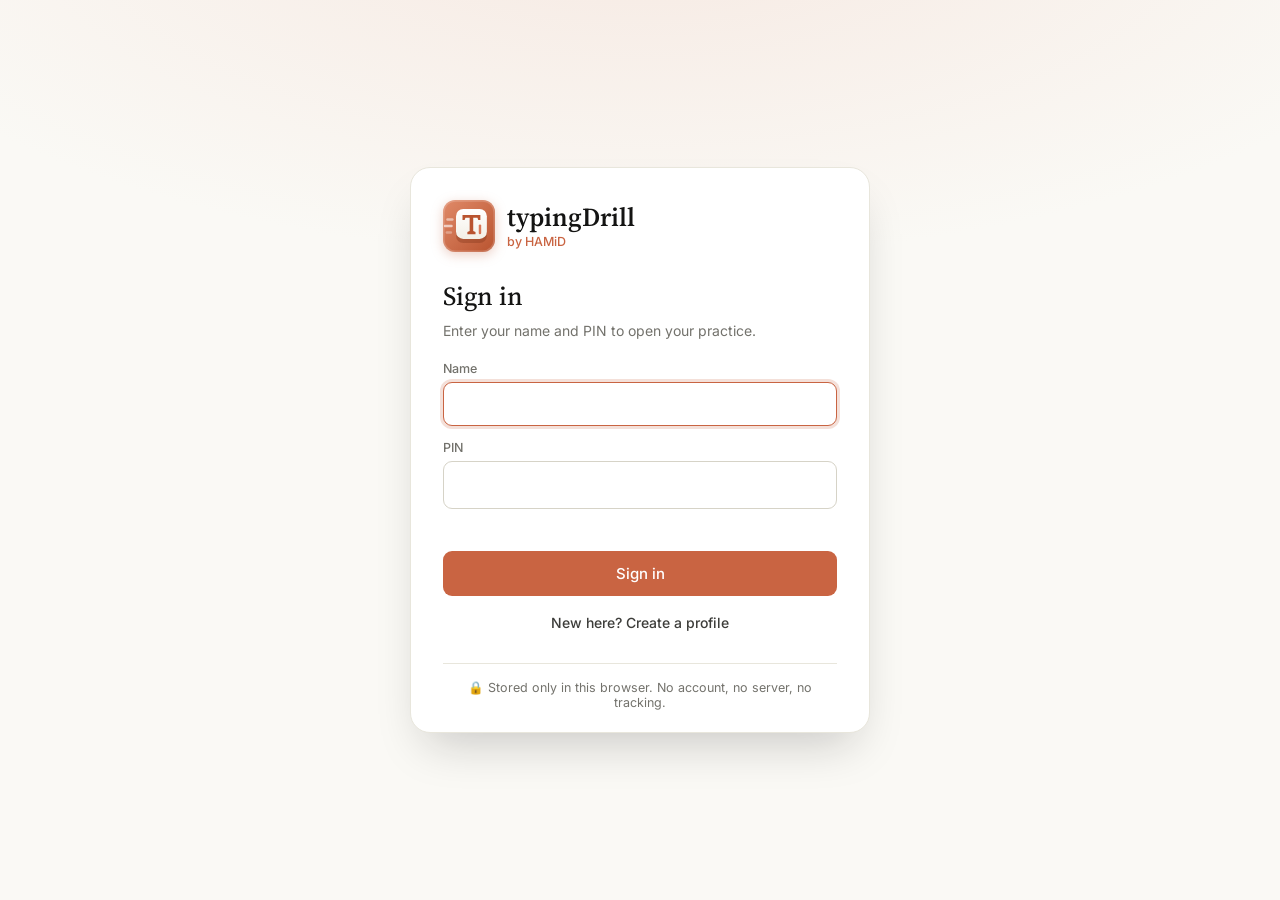
<file: index.html>
<!doctype html>
<html lang="en">
<head>
  <meta charset="utf-8">
  <meta name="viewport" content="width=device-width, initial-scale=1">
  <title>typingDrill by HAMiD</title>
  <link rel="icon" type="image/svg+xml" href="favicon.svg">
  <meta name="theme-color" content="#c96442">
  <link rel="preconnect" href="https://fonts.googleapis.com">
  <link rel="preconnect" href="https://fonts.gstatic.com" crossorigin>
  <link href="https://fonts.googleapis.com/css2?family=Inter:wght@400;500;600;700&family=IBM+Plex+Sans:wght@400;500&family=JetBrains+Mono:wght@400;500&family=Source+Serif+4:opsz,wght@8..60,500;8..60,600&display=swap" rel="stylesheet">
  <link rel="stylesheet" href="style.css?v=4">
</head>
<body class="locked">

<!-- ============ Sign-in (no backend: profiles + PIN, stored on this device) ============ -->
<div id="auth" class="auth">
  <div class="auth-card">
    <div class="auth-brand">
      <img src="favicon.svg" alt="" width="52" height="52">
      <div><strong>typingDrill</strong><span>by HAMiD</span></div>
    </div>

    <!-- sign in: type name + PIN (no list of profiles is ever shown) -->
    <form id="authPick" class="auth-screen hidden" autocomplete="off">
      <h1>Sign in</h1>
      <p class="muted">Enter your name and PIN to open your practice.</p>
      <label class="auth-field"><span>Name</span><input id="loginName" maxlength="24" required autocomplete="off" autocapitalize="off" spellcheck="false"></label>
      <label class="auth-field"><span>PIN</span><input id="loginPin" type="password" maxlength="64" required autocomplete="off"></label>
      <p class="auth-error" id="loginErr"></p>
      <button class="btn btn-primary auth-submit" type="submit">Sign in</button>
      <button class="btn btn-ghost auth-back" type="button" id="toCreate">New here? Create a profile</button>
    </form>

    <!-- new profile -->
    <form id="authCreate" class="auth-screen hidden" autocomplete="off">
      <h1>New profile</h1>
      <p class="muted">Your progress stays private behind your PIN.</p>
      <label class="auth-field"><span>Name</span><input id="newName" maxlength="24" required></label>
      <label class="auth-field"><span>PIN (4–8 digits)</span><input id="newPin" type="password" inputmode="numeric" pattern="\d{4,8}" maxlength="8" required></label>
      <label class="auth-field"><span>Confirm PIN</span><input id="newPin2" type="password" inputmode="numeric" pattern="\d{4,8}" maxlength="8" required></label>
      <p class="auth-error" id="newErr"></p>
      <button class="btn btn-primary auth-submit" type="submit">Create profile</button>
      <button class="btn btn-ghost auth-back" type="button" data-back>‹ Back to sign in</button>
    </form>

    <p class="auth-foot muted small">🔒 Stored only in this browser. No account, no server, no tracking.</p>
  </div>
</div>

<div class="app">

  <!-- ============ Sidebar ============ -->
  <aside class="sidebar">
    <div class="logo">
      <!-- Live logo: caret blinks, streaks drift, and the keycap presses on every keystroke -->
      <svg class="logo-mark" id="logoMark" viewBox="0 0 64 64" aria-hidden="true">
        <defs>
          <linearGradient id="lgBg" x1="0" y1="0" x2="1" y2="1">
            <stop offset="0" stop-color="#e08a69"/><stop offset="1" stop-color="#b9532f"/>
          </linearGradient>
          <linearGradient id="lgCap" x1="0" y1="0" x2="0" y2="1">
            <stop offset="0" stop-color="#ffffff"/><stop offset="1" stop-color="#f3efe6"/>
          </linearGradient>
        </defs>
        <rect width="64" height="64" rx="15" fill="url(#lgBg)"/>
        <rect x="1" y="1" width="62" height="62" rx="14" fill="none" stroke="#fff" stroke-opacity="0.18" stroke-width="2"/>
        <g class="lg-streaks" stroke="#fff" stroke-linecap="round" stroke-width="3">
          <line x1="6" y1="24" x2="12" y2="24" stroke-opacity="0.55"/>
          <line x1="4" y1="32" x2="12" y2="32" stroke-opacity="0.85"/>
          <line x1="7" y1="40" x2="12" y2="40" stroke-opacity="0.55"/>
        </g>
        <rect x="16" y="15" width="38" height="38" rx="9" fill="#8f3e22" fill-opacity="0.45"/>
        <g class="lg-cap">
          <rect x="16" y="11" width="38" height="37" rx="9" fill="url(#lgCap)"/>
          <path fill="#b9532f" d="M24 18.5h22v6h-2.6l-1-2.8H37.2v16.6l2.8 1.1V42H30v-2.6l2.8-1.1V21.7h-5.2l-1 2.8H24z"/>
          <rect class="lg-caret" x="44" y="30" width="3" height="12" rx="1.5" fill="#d97757"/>
        </g>
      </svg>
      <div class="logo-text"><strong>typingDrill</strong><span>by HAMiD</span></div>
    </div>

    <nav class="nav" id="tabs">
      <p class="nav-label">Practice</p>
      <button data-mode="plan" id="planNav" class="hidden">
        <svg viewBox="0 0 24 24"><path d="M4 22V4"/><path d="M4 4h12l-2 4 2 4H4"/></svg>
        <span>60 WPM Plan</span>
      </button>
      <button data-mode="stories" class="active">
        <svg viewBox="0 0 24 24"><path d="M4 19.5A2.5 2.5 0 0 1 6.5 17H20V3H6.5A2.5 2.5 0 0 0 4 5.5z"/><path d="M4 19.5A2.5 2.5 0 0 0 6.5 22H20v-5"/></svg>
        <span>Stories</span>
      </button>
      <button data-mode="tough">
        <svg viewBox="0 0 24 24"><path d="M12 2l3 7h7l-5.5 4.5 2 7.5L12 16.5 5.5 21l2-7.5L2 9h7z"/></svg>
        <span>Tough-Word Stories</span>
      </button>
      <button data-mode="drill">
        <svg viewBox="0 0 24 24"><circle cx="12" cy="12" r="9"/><circle cx="12" cy="12" r="5"/><circle cx="12" cy="12" r="1"/></svg>
        <span>Word Drill</span>
      </button>
      <button data-mode="daily">
        <svg viewBox="0 0 24 24"><rect x="3" y="4" width="18" height="17" rx="2"/><path d="M16 2v4M8 2v4M3 10h18M9 15l2 2 4-4"/></svg>
        <span>Daily 10</span>
      </button>
      <button data-mode="exam">
        <svg viewBox="0 0 24 24"><path d="M14 2H6a2 2 0 0 0-2 2v16a2 2 0 0 0 2 2h12a2 2 0 0 0 2-2V8z"/><path d="M14 2v6h6M8 13h8M8 17h5"/></svg>
        <span>Exam Mode</span>
      </button>
      <p class="nav-label">Insights</p>
      <button data-mode="stats">
        <svg viewBox="0 0 24 24"><path d="M3 3v18h18"/><path d="M7 15l4-4 3 3 5-6"/></svg>
        <span>Performance</span>
      </button>
      <button data-mode="admin" id="adminNav" class="hidden">
        <svg viewBox="0 0 24 24"><path d="M12 2l8 4v6c0 5-3.5 8.5-8 10-4.5-1.5-8-5-8-10V6z"/><path d="M9 12l2 2 4-4"/></svg>
        <span>Admin</span>
      </button>
    </nav>

    <div class="sidebar-foot">
      <div class="user-chip">
        <span id="userAvatar" class="avatar"></span>
        <div class="user-meta"><strong id="userName"></strong><span id="userRole"></span></div>
        <button id="signOutBtn" class="goal-edit" title="Sign out" aria-label="Sign out">
          <svg viewBox="0 0 24 24"><path d="M9 21H5a2 2 0 0 1-2-2V5a2 2 0 0 1 2-2h4"/><path d="M16 17l5-5-5-5M21 12H9"/></svg>
        </button>
      </div>
      <div class="goal-card">
        <div class="goal-top">
          <span>Your goal</span>
          <button id="goalEditBtn" class="goal-edit" title="Edit goals" aria-label="Edit goals">
            <svg viewBox="0 0 24 24"><path d="M12 20h9"/><path d="M16.5 3.5a2.1 2.1 0 0 1 3 3L7 19l-4 1 1-4z"/></svg>
          </button>
        </div>
        <div class="goal-figures"><strong id="goalWpmLabel">60 WPM</strong><span id="goalAccLabel">at 95% accuracy</span></div>
        <div class="bar"><div id="goalFill" class="bar-fill"></div></div>
        <p id="goalText" class="goal-text">No tests yet</p>
      </div>
      <div class="theme-switch" id="themeSwitch" role="radiogroup" aria-label="Theme">
        <button data-theme-v="light" title="Light">
          <svg viewBox="0 0 24 24"><circle cx="12" cy="12" r="4"/><path d="M12 2v2M12 20v2M4.9 4.9l1.4 1.4M17.7 17.7l1.4 1.4M2 12h2M20 12h2M4.9 19.1l1.4-1.4M17.7 6.3l1.4-1.4"/></svg>
          <span>Light</span>
        </button>
        <button data-theme-v="dark" title="Dark">
          <svg viewBox="0 0 24 24"><path d="M21 12.8A9 9 0 1 1 11.2 3a7 7 0 0 0 9.8 9.8z"/></svg>
          <span>Dark</span>
        </button>
        <button data-theme-v="system" title="Match system">
          <svg viewBox="0 0 24 24"><rect x="3" y="4" width="18" height="12" rx="2"/><path d="M8 20h8M12 16v4"/></svg>
          <span>Auto</span>
        </button>
      </div>
    </div>
  </aside>

  <!-- ============ Main ============ -->
  <div class="main">
    <header class="page-head">
      <div>
        <p class="eyebrow" id="pageEyebrow">Practice</p>
        <h1 id="pageTitle">Stories</h1>
        <p class="page-sub" id="pageSub"></p>
      </div>
      <button id="restartBtn" class="btn btn-primary">
        <svg viewBox="0 0 24 24"><path d="M3 12a9 9 0 1 0 3-6.7L3 8"/><path d="M3 3v5h5"/></svg>
        Restart <kbd>Esc</kbd>
      </button>
    </header>

    <section id="planPanel" class="hidden">
      <div class="card plan-hero">
        <div class="plan-hero-main">
          <p class="eyebrow" id="planDayLabel"></p>
          <h2 id="planDayTitle" class="plan-title"></h2>
          <p class="muted" id="planDayFocus"></p>
          <div id="planTasks" class="plan-tasks"></div>
        </div>
        <div class="plan-hero-side">
          <div class="plan-stat">
            <small>Overall progress</small>
            <strong id="planPct">0%</strong>
            <div class="bar"><div id="planFill" class="bar-fill"></div></div>
            <span id="planCount" class="muted small"></span>
          </div>
          <div class="plan-stat"><small>This week's target</small><strong id="planTarget"></strong></div>
          <div class="plan-stat"><small>Best checkpoint</small><strong id="planBest">—</strong></div>
        </div>
      </div>

      <div class="plan-weeks" id="planWeeks"></div>

      <div class="card plan-rules">
        <div class="card-head">
          <div><h3>Daily routine rules</h3><p class="muted small">About 20–25 minutes a day. Consistency beats long sessions.</p></div>
          <button id="planReset" class="btn btn-ghost btn-sm danger">Reset plan</button>
        </div>
        <ol>
          <li><strong>Posture first:</strong> back straight, wrists floating, fingers on <kbd>A S D F</kbd> and <kbd>J K L ;</kbd>.</li>
          <li><strong>Never look at the keyboard.</strong> Slow and blind beats fast and looking.</li>
          <li><strong>Accuracy before speed:</strong> if accuracy drops below the week's target, slow down.</li>
          <li><strong>Punctuation counts:</strong> learn where <kbd>"</kbd> <kbd>!</kbd> <kbd>?</kbd> <kbd>'</kbd> <kbd>;</kbd> <kbd>:</kbd> live without looking.</li>
          <li><strong>Day 7 is checkpoint day:</strong> a timed test against the week's target. Missed it? Repeat the week.</li>
        </ol>
      </div>
    </section>

    <section id="practice">
      <div class="card plan-banner hidden" id="planBanner">
        <button id="planBack" class="btn btn-ghost btn-sm">‹ Back to plan</button>
        <div class="plan-banner-text">
          <strong id="planBannerTitle"></strong>
          <span id="planBannerMeta" class="muted small"></span>
        </div>
      </div>
      <div class="toolbar card" id="controls">
        <label class="field" id="textPickWrap">
          <span>Text</span>
          <select id="textPick"></select>
        </label>
        <div class="field" id="durationWrap">
          <span>Duration</span>
          <div class="segmented" id="durSeg">
            <button data-v="60">1m</button>
            <button data-v="120">2m</button>
            <button data-v="180">3m</button>
            <button data-v="300">5m</button>
            <button data-v="0" class="on">Full</button>
          </div>
          <select id="duration" class="hidden">
            <option value="60">1 min</option>
            <option value="120">2 min</option>
            <option value="180">3 min</option>
            <option value="300">5 min</option>
            <option value="0" selected>Full text</option>
          </select>
        </div>
      </div>

      <div id="dailyPanel" class="card daily hidden">
        <div class="daily-head">
          <button id="dPrev" class="btn btn-icon" title="Previous set">‹</button>
          <div class="daily-title">
            <h3 id="dTitle"></h3>
            <div class="daily-dots" id="dDots"></div>
          </div>
          <button id="dNext" class="btn btn-icon" title="Next set">›</button>
        </div>
        <div id="dWords" class="chips"></div>
        <div class="daily-steps">
          <button id="dLook" class="step">
            <span class="step-n">1</span>
            <span><strong>Dekh ke likho</strong><small>Type each word 5× while seeing it</small></span>
          </button>
          <button id="dBlind" class="step">
            <span class="step-n">2</span>
            <span><strong>Bina dekhe likho</strong><small>Word shows for 1.5 s, then hides</small></span>
          </button>
        </div>
        <div class="daily-foot">
          <span id="dStatus" class="badge"></span>
          <span class="muted small" id="dRule">Roz 10 words lo. 99% bina dekhe sahi ho jaye to agle 10 pe jao.</span>
        </div>
      </div>

      <div class="kpis">
        <div class="kpi"><span class="kpi-label">Time</span><span class="kpi-value" id="sTime">0:00</span></div>
        <div class="kpi kpi-hero"><span class="kpi-label">Net WPM</span><span class="kpi-value" id="sWpm">0</span></div>
        <div class="kpi"><span class="kpi-label">Accuracy</span><span class="kpi-value" id="sAcc">100%</span></div>
        <div class="kpi"><span class="kpi-label">Wrong words</span><span class="kpi-value" id="sErr">0</span></div>
      </div>

      <div class="card typing-card" id="typingCard" data-size="l" data-font="plex">
        <div class="typing-head">
          <div class="typing-head-left">
            <h2 id="textTitle" class="text-title"></h2>
            <span class="muted small"><span id="sProg">0/0</span> words</span>
          </div>
          <div class="size-control" title="Font">
            <span class="muted small">Font</span>
            <div class="segmented font-seg" id="fontSeg">
              <button data-font="plex" style="font-family:'IBM Plex Sans',sans-serif" title="IBM Plex Sans: clear, professional (recommended)">Plex</button>
              <button data-font="exam" style="font-family:Arial,Helvetica,sans-serif" title="Arial: plain exam-screen style">Arial</button>
              <button data-font="serif" style="font-family:'Source Serif 4',Georgia,serif" title="Source Serif: printed-paper style">Serif</button>
              <button data-font="mono" style="font-family:'JetBrains Mono',monospace" title="JetBrains Mono: equal-width letters">Mono</button>
            </div>
          </div>
          <div class="size-control" title="Text size">
            <span class="muted small">Text size</span>
            <div class="segmented" id="sizeSeg">
              <button data-size="s" style="font-size:11px">A</button>
              <button data-size="m" style="font-size:13px">A</button>
              <button data-size="l" style="font-size:15px">A</button>
              <button data-size="xl" style="font-size:18px">A</button>
            </div>
          </div>
        </div>
        <div class="bar thin"><div id="progFill" class="bar-fill"></div></div>
        <div id="textBox" class="text-box" aria-live="off"></div>
        <div class="input-wrap">
          <svg viewBox="0 0 24 24"><path d="M4 17l6-6-6-6M12 19h8"/></svg>
          <input id="typeInput" class="type-input" type="text" autocomplete="off" autocorrect="off"
                 autocapitalize="off" spellcheck="false" placeholder="Start typing — the timer starts on your first key">
        </div>
        <div class="typing-foot">
          <span><kbd>Space</kbd> next word</span>
          <span><kbd>Backspace</kbd> current word only</span>
          <span><kbd>Esc</kbd> restart</span>
          <span class="lock">🔒 No going back to previous words</span>
        </div>
      </div>
    </section>

    <!-- ============ Exam Mode: blank box, no live feedback, analysed when time ends ============ -->
    <section id="examPanel" class="hidden">
      <div class="toolbar card" id="examSetup">
        <label class="field exam-name-field">
          <span>Paper name (optional)</span>
          <input id="examName" class="exam-name" maxlength="60" placeholder="e.g. High Court paper 3" autocomplete="off">
        </label>
        <div class="field">
          <span>Duration</span>
          <div class="segmented" id="examDur">
            <button data-v="60">1m</button>
            <button data-v="120">2m</button>
            <button data-v="300" class="on">5m</button>
            <button data-v="600">10m</button>
            <button data-v="900">15m</button>
          </div>
        </div>
      </div>

      <div id="examLive">
        <div class="card typing-card exam-card" id="examCard" data-size="l" data-font="plex">
          <div class="exam-head">
            <div class="typing-head-left">
              <h2 id="examTitle" class="text-title"></h2>
              <span class="muted small" id="examState">Timer starts on your first key</span>
            </div>
            <span class="exam-timer" id="examTimer">5:00</span>
            <button id="examSubmit" class="btn btn-primary btn-sm" disabled>Submit</button>
          </div>
          <textarea id="examInput" class="exam-input" rows="14" autocomplete="off" autocorrect="off"
                    autocapitalize="off" spellcheck="false" aria-label="Type the passage from your paper here"></textarea>
          <div class="typing-foot">
            <span>📄 Copy from your printed paper</span>
            <span>No live checking: mistakes are not shown while you type</span>
            <span><kbd>Backspace</kbd> works anywhere</span>
            <span class="lock">📝 Analysed when the time ends</span>
          </div>
        </div>
      </div>

      <div id="examResult" class="hidden">
        <div class="kpis">
          <div class="kpi kpi-hero"><span class="kpi-label">Net WPM</span><span class="kpi-value" id="xWpm">0</span></div>
          <div class="kpi"><span class="kpi-label">Accuracy</span><span class="kpi-value" id="xAcc">0%</span></div>
          <div class="kpi"><span class="kpi-label">Gross WPM</span><span class="kpi-value" id="xGross">0</span></div>
          <div class="kpi"><span class="kpi-label">Wrong words</span><span class="kpi-value" id="xErr">0</span></div>
        </div>

        <div class="card">
          <div class="card-head">
            <div><h3 id="xHeading">Exam result</h3><p class="muted small" id="xSub"></p></div>
            <span id="xTarget" class="badge"></span>
          </div>
          <div class="exam-breakdown" id="xBreakdown"></div>
          <p class="muted small exam-formula" id="xFormula"></p>
        </div>

        <div class="card">
          <div class="card-head">
            <div><h3>Your text, checked</h3><p class="muted small">Hover a marked word to see the hint. The small green word above it is the suggested correction.</p></div>
          </div>
          <div class="exam-legend" id="xLegendDict">
            <span><i class="xw ok">correct</i></span>
            <span><i class="xw spell">spelling</i></span>
            <span><i class="xw punct">punctuation / capital</i></span>
            <span><i class="xw extra">repeated</i></span>
            <span><i class="xw name">name? check</i></span>
            <span><i class="xw cut">cut off by timer</i></span>
          </div>
          <div class="exam-legend hidden" id="xLegendOrig">
            <span><i class="xw ok">correct</i></span>
            <span><i class="xw spell">spelling</i></span>
            <span><i class="xw wrong">wrong word</i></span>
            <span><i class="xw punct">punctuation / capital</i></span>
            <span><i class="xw miss">skipped</i></span>
            <span><i class="xw extra">extra</i></span>
          </div>
          <div id="xReview" class="exam-review"></div>
        </div>

        <div class="card" id="xMistakesCard">
          <div class="card-head"><div><h3 id="xMistakesTitle">Mistakes</h3><p class="muted small" id="xMistakesSub"></p></div></div>
          <div class="table-wrap">
            <table id="xMistakes"><thead></thead><tbody></tbody></table>
          </div>
        </div>

        <div class="exam-actions">
          <button id="xPractice" class="btn btn-secondary">Practice my mistakes</button>
          <button id="xAgain" class="btn btn-primary">Take another exam</button>
        </div>
      </div>
    </section>

    <section id="statsPanel" class="hidden">
      <div class="kpis">
        <div class="kpi"><span class="kpi-label">Tests taken</span><span class="kpi-value" id="kTests">0</span></div>
        <div class="kpi kpi-hero"><span class="kpi-label">Best WPM</span><span class="kpi-value" id="kBest">0</span></div>
        <div class="kpi"><span class="kpi-label">Average WPM</span><span class="kpi-value" id="kAvg">0</span></div>
        <div class="kpi"><span class="kpi-label">Avg accuracy</span><span class="kpi-value" id="kAcc">0%</span></div>
      </div>

      <div class="card">
        <div class="card-head">
          <div><h3>Net WPM trend</h3><p class="muted small" id="chartSub">Last 20 tests, oldest to newest. Dashed line = 60 WPM goal.</p></div>
        </div>
        <div id="chart" class="chart"></div>
      </div>

      <div class="grid-2">
        <div class="card">
          <div class="card-head">
            <div><h3>Hardest words</h3><p class="muted small">Words you got wrong most often</p></div>
            <button id="hardDrillBtn" class="btn btn-primary btn-sm">Practice these</button>
          </div>
          <div id="hardList" class="chips"></div>
        </div>
        <div class="card">
          <div class="card-head">
            <div><h3>Recent results</h3><p class="muted small">Saved on this device</p></div>
            <div class="head-actions">
              <button id="exportBtn" class="btn btn-secondary btn-sm" title="Download your progress to send to the admin">Export progress</button>
              <button id="resetStatsBtn" class="btn btn-ghost btn-sm danger">Reset</button>
            </div>
          </div>
          <div class="table-wrap">
            <table id="historyTable">
              <thead><tr><th>Date</th><th>Text</th><th class="num">WPM</th><th class="num">Acc</th><th class="num">Wrong</th><th class="num">Time</th></tr></thead>
              <tbody></tbody>
            </table>
          </div>
        </div>
      </div>
    </section>
    <section id="adminPanel" class="hidden">
      <div class="kpis">
        <div class="kpi"><span class="kpi-label">Profiles</span><span class="kpi-value" id="aUsers">0</span></div>
        <div class="kpi kpi-hero"><span class="kpi-label">Top speed</span><span class="kpi-value" id="aTop">0</span></div>
        <div class="kpi"><span class="kpi-label">Tests (all users)</span><span class="kpi-value" id="aTests">0</span></div>
        <div class="kpi"><span class="kpi-label">Active this week</span><span class="kpi-value" id="aActive">0</span></div>
      </div>

      <div class="card">
        <div class="card-head">
          <div><h3>All profiles</h3><p class="muted small">Local profiles and progress files imported from other devices. Click a row for details.</p></div>
          <div class="head-actions">
            <label class="btn btn-secondary btn-sm" for="importFile">Import progress files</label>
            <input id="importFile" type="file" accept=".json,application/json" multiple class="hidden">
            <button id="backupBtn" class="btn btn-ghost btn-sm">Backup everything</button>
          </div>
        </div>
        <div class="table-wrap">
          <table id="adminTable">
            <thead><tr><th>Profile</th><th class="num">Tests</th><th class="num">Best</th><th class="num">Avg WPM</th><th class="num">Avg acc</th><th class="num">Plan</th><th>Last active</th></tr></thead>
            <tbody></tbody>
          </table>
        </div>
      </div>

      <div class="card hidden" id="adminDetail">
        <div class="card-head">
          <div><p class="eyebrow" id="adRole"></p><h3 id="adName"></h3><p class="muted small" id="adSub"></p></div>
          <div class="head-actions">
            <button id="adResetPin" class="btn btn-ghost btn-sm">Reset PIN</button>
            <button id="adDelete" class="btn btn-ghost btn-sm danger">Delete profile</button>
          </div>
        </div>
        <div id="adChart" class="chart"></div>
        <div class="grid-2" style="margin-top:16px">
          <div><h4 class="sub-h">Hardest words</h4><div id="adHard" class="chips"></div></div>
          <div>
            <h4 class="sub-h">Recent results</h4>
            <div class="table-wrap short">
              <table id="adHistory"><thead><tr><th>Date</th><th>Text</th><th class="num">WPM</th><th class="num">Acc</th></tr></thead><tbody></tbody></table>
            </div>
          </div>
        </div>
      </div>
    </section>
  </div>
</div>

<div id="modal" class="modal hidden" role="dialog" aria-modal="true" aria-labelledby="rHeading">
  <div class="modal-card">
    <div class="modal-head">
      <h2 id="rHeading">Test complete</h2>
      <span id="rTarget" class="badge"></span>
    </div>
    <div class="result-hero">
      <div class="result-main"><span id="rWpm">0</span><small>net WPM</small></div>
      <div class="result-side">
        <div><small>Accuracy</small><strong id="rAcc"></strong></div>
        <div><small>Gross WPM</small><strong id="rGross"></strong></div>
      </div>
    </div>
    <p id="rDetail" class="muted"></p>
    <p id="rDaily" class="callout hidden"></p>
    <div id="rMistakesWrap">
      <h4>Mistakes</h4>
      <div class="table-wrap short">
        <table id="rMistakes"><thead><tr><th>Expected</th><th>You typed</th></tr></thead><tbody></tbody></table>
      </div>
    </div>
    <div class="modal-actions">
      <button id="rClose" class="btn btn-ghost">Close</button>
      <button id="rPractice" class="btn btn-secondary">Practice my mistakes</button>
      <button id="rAgain" class="btn btn-primary">Try again</button>
    </div>
  </div>
</div>

<div id="goalModal" class="modal hidden" role="dialog" aria-modal="true" aria-labelledby="gHeading">
  <div class="modal-card goal-modal">
    <div class="modal-head">
      <div>
        <h2 id="gHeading">Goal settings</h2>
        <p class="muted small" style="margin:4px 0 0">Set the targets you are training for. Saved on this device.</p>
      </div>
    </div>

    <div class="goal-field">
      <div class="goal-field-head">
        <label for="gWpm"><strong>Target speed</strong><span>Net WPM you want to reach</span></label>
        <div class="num-box"><input id="gWpmNum" type="number" min="10" max="150" step="1"><span>WPM</span></div>
      </div>
      <input id="gWpm" type="range" min="10" max="150" step="1">
      <div class="presets" id="wpmPresets">
        <button data-v="25">25 · Beginner</button>
        <button data-v="30">30 · SSC DEO</button>
        <button data-v="35">35 · SSC CHSL</button>
        <button data-v="40">40 · Professional</button>
        <button data-v="45">45 · Advanced</button>
        <button data-v="60">60 · Expert</button>
      </div>
    </div>

    <div class="goal-field">
      <div class="goal-field-head">
        <label for="gAcc"><strong>Minimum accuracy</strong><span>A test only counts as passed at or above this</span></label>
        <div class="num-box"><input id="gAccNum" type="number" min="80" max="100" step="1"><span>%</span></div>
      </div>
      <input id="gAcc" type="range" min="80" max="100" step="1">
    </div>

    <div class="goal-field">
      <div class="goal-field-head">
        <label for="gDaily"><strong>Daily 10 unlock accuracy</strong><span>"Bina dekhe" accuracy needed to open the next set</span></label>
        <div class="num-box"><input id="gDailyNum" type="number" min="90" max="100" step="1"><span>%</span></div>
      </div>
      <input id="gDaily" type="range" min="90" max="100" step="1">
    </div>

    <div class="modal-actions">
      <button id="gReset" class="btn btn-ghost" style="margin-right:auto">Reset to defaults</button>
      <button id="gCancel" class="btn btn-ghost">Cancel</button>
      <button id="gSave" class="btn btn-primary">Save goals</button>
    </div>
  </div>
</div>

<div id="chartTip" class="chart-tip hidden"></div>
<div id="toast" class="toast"></div>

<script src="admin-config.js?v=4"></script>
<script src="texts.js?v=4"></script>
<script src="exam-papers.js?v=4"></script>
<script src="app.js?v=4"></script>
</body>
</html>
</file>
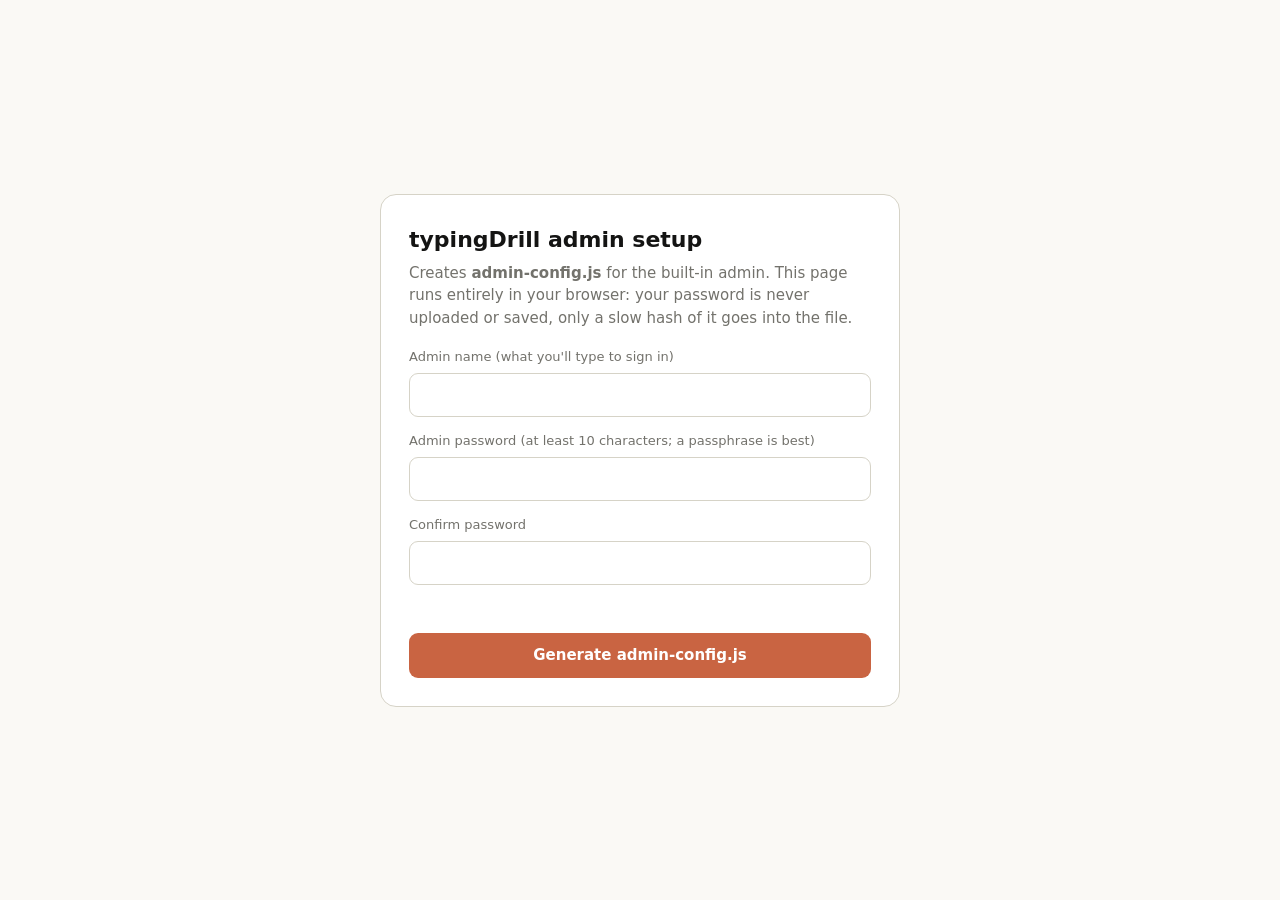
<file: tools/admin-setup.html>
<!doctype html>
<html lang="en">
<head>
  <meta charset="utf-8">
  <meta name="viewport" content="width=device-width, initial-scale=1">
  <title>typingDrill admin setup</title>
  <style>
    :root { --bg:#faf9f5; --surface:#fff; --text:#141413; --muted:#73726c; --border:#d6d3c7; --accent:#c96442; --bad:#b53333; --ok:#2e7a4a; }
    @media (prefers-color-scheme: dark) { :root { --bg:#262624; --surface:#30302e; --text:#faf9f5; --muted:#9c9a92; --border:#4c4b47; --accent:#d97757; --bad:#ec8a80; --ok:#7cc28f; } }
    * { box-sizing: border-box; }
    body { margin:0; min-height:100vh; display:grid; place-items:center; padding:24px 16px; background:var(--bg); color:var(--text); font:15px/1.5 "Segoe UI", system-ui, sans-serif; }
    .card { width:100%; max-width:520px; background:var(--surface); border:1px solid var(--border); border-radius:16px; padding:28px; }
    h1 { margin:0 0 6px; font-size:22px; }
    p { color:var(--muted); margin:0 0 18px; }
    label { display:block; font-size:13px; color:var(--muted); margin:14px 0 6px; }
    input { width:100%; font:inherit; padding:10px 12px; border-radius:9px; border:1px solid var(--border); background:var(--surface); color:var(--text); }
    button { margin-top:20px; width:100%; font:inherit; font-weight:600; padding:11px; border:0; border-radius:9px; background:var(--accent); color:#fff; cursor:pointer; }
    button:disabled { opacity:.6; cursor:wait; }
    .err { color:var(--bad); font-size:13px; min-height:18px; margin-top:10px; }
    .ok { color:var(--ok); font-weight:600; }
    pre { white-space:pre-wrap; word-break:break-all; background:var(--bg); border:1px solid var(--border); border-radius:9px; padding:12px; font-size:12px; }
    ol { padding-left:20px; color:var(--muted); }
  </style>
</head>
<body>
  <div class="card">
    <h1>typingDrill admin setup</h1>
    <p>Creates <b>admin-config.js</b> for the built-in admin. This page runs entirely in your browser: your password is never uploaded or saved, only a slow hash of it goes into the file.</p>

    <form id="f" autocomplete="off">
      <label for="name">Admin name (what you'll type to sign in)</label>
      <input id="name" maxlength="24" required>
      <label for="pw">Admin password (at least 10 characters; a passphrase is best)</label>
      <input id="pw" type="password" minlength="10" required>
      <label for="pw2">Confirm password</label>
      <input id="pw2" type="password" minlength="10" required>
      <div class="err" id="err"></div>
      <button id="go" type="submit">Generate admin-config.js</button>
    </form>

    <div id="done" hidden>
      <p class="ok">✔ admin-config.js downloaded.</p>
      <ol>
        <li>Move the downloaded <b>admin-config.js</b> into the project folder, replacing the old one.</li>
        <li>Commit and push it to GitHub.</li>
        <li>Sign in on any device with your admin name and this password.</li>
      </ol>
      <pre id="out"></pre>
    </div>
  </div>

<script>
  // Must match verifyAdmin() in app.js.
  const ITER = 310000;
  const hex = (buf) => [...new Uint8Array(buf)].map((b) => b.toString(16).padStart(2, "0")).join("");

  async function pbkdf2(password, saltHex, iter) {
    const salt = new Uint8Array(saltHex.match(/../g).map((h) => parseInt(h, 16)));
    const key = await crypto.subtle.importKey("raw", new TextEncoder().encode(password), "PBKDF2", false, ["deriveBits"]);
    return hex(await crypto.subtle.deriveBits({ name: "PBKDF2", hash: "SHA-256", salt, iterations: iter }, key, 256));
  }

  document.getElementById("f").addEventListener("submit", async (e) => {
    e.preventDefault();
    const err = document.getElementById("err");
    const name = document.getElementById("name").value.trim();
    const pw = document.getElementById("pw").value;
    const pw2 = document.getElementById("pw2").value;
    err.textContent = "";
    if (!window.crypto || !crypto.subtle) { err.textContent = "This browser can't run the setup here. Open this page in Chrome, Edge or Firefox."; return; }
    if (!name) { err.textContent = "Please enter a name."; return; }
    if (pw.length < 10) { err.textContent = "Use at least 10 characters."; return; }
    if (/^\d+$/.test(pw)) { err.textContent = "Digits-only passwords are easy to crack. Add letters or words."; return; }
    if (pw !== pw2) { err.textContent = "Passwords don't match."; return; }

    const btn = document.getElementById("go");
    btn.disabled = true; btn.textContent = "Hashing…";
    const saltBytes = crypto.getRandomValues(new Uint8Array(16));
    const salt = hex(saltBytes);
    const hash = await pbkdf2(pw, salt, ITER);

    const cfg = { name, salt, hash, iter: ITER, created: new Date().toISOString().slice(0, 10) };
    const file =
`// Built-in admin for typingDrill: the same admin on every device that loads this site.
// Holds only a PBKDF2-SHA256 hash of the admin password, never the password itself.
// Generated by tools/admin-setup.html.
window.TYPINGDRILL_ADMIN = ${JSON.stringify(cfg, null, 2)};
`;
    const a = document.createElement("a");
    a.href = URL.createObjectURL(new Blob([file], { type: "text/javascript" }));
    a.download = "admin-config.js";
    document.body.appendChild(a); a.click(); a.remove();

    document.getElementById("out").textContent = file;
    document.getElementById("f").hidden = true;
    document.getElementById("done").hidden = false;
  });
</script>
</body>
</html>
</file>
<file: style.css>
/* ============ Design tokens (warm, editorial palette) ============ */
:root {
  --bg: #faf9f5;
  --surface: #ffffff;
  --surface-2: #f5f4ee;
  --sidebar: #f0eee6;
  --sidebar-hover: #e8e6dc;
  --sidebar-active: #e3e0d4;
  --sidebar-text: #5e5d59;
  --sidebar-strong: #141413;
  --text: #141413;
  --text-2: #3d3d3a;
  --muted: #73726c;
  --border: #e8e6dc;
  --border-strong: #d6d3c7;
  --accent: #c96442;
  --accent-hover: #b4532f;
  --accent-soft: #f6e9e2;
  --accent-ink: #ffffff;
  --accent-ring: rgba(201, 100, 66, 0.2);
  --ok: #2e7a4a;
  --ok-soft: #e8f2ea;
  --bad: #b53333;
  --bad-soft: #f8e6e4;
  --warn: #9a5b13;
  --warn-soft: #f7efe0;
  --current: #f3e3c3;
  --toast-bg: #141413;
  --toast-text: #faf9f5;
  --shadow-sm: 0 1px 2px rgba(20, 20, 19, 0.04);
  --shadow: 0 1px 2px rgba(20, 20, 19, 0.04), 0 2px 6px rgba(20, 20, 19, 0.03);
  --shadow-lg: 0 24px 48px -16px rgba(20, 20, 19, 0.22);
  --scrim: rgba(20, 20, 19, 0.35);
  --radius: 14px;
  --radius-sm: 9px;
  --font: "Inter", "Segoe UI", system-ui, -apple-system, sans-serif;
  --serif: "Source Serif 4", Georgia, "Times New Roman", serif;
  --mono: "JetBrains Mono", "Cascadia Code", Consolas, monospace;
  color-scheme: light;
}
:root[data-theme="dark"] {
  --bg: #262624;
  --surface: #30302e;
  --surface-2: #2a2a28;
  --sidebar: #1f1e1d;
  --sidebar-hover: #2a2a28;
  --sidebar-active: #30302e;
  --sidebar-text: #a6a39a;
  --sidebar-strong: #faf9f5;
  --text: #faf9f5;
  --text-2: #d6d4cb;
  --muted: #9c9a92;
  --border: #3d3d3a;
  --border-strong: #4c4b47;
  --accent: #d97757;
  --accent-hover: #e48a6b;
  --accent-soft: #3d2c25;
  --accent-ink: #1f1e1d;
  --accent-ring: rgba(217, 119, 87, 0.3);
  --ok: #7cc28f;
  --ok-soft: #233128;
  --bad: #ec8a80;
  --bad-soft: #402623;
  --warn: #e0b06a;
  --warn-soft: #3a3122;
  --current: #4a3f2c;
  --toast-bg: #faf9f5;
  --toast-text: #141413;
  --shadow-sm: none;
  --shadow: 0 1px 2px rgba(0, 0, 0, 0.25);
  --shadow-lg: 0 24px 48px -16px rgba(0, 0, 0, 0.6);
  --scrim: rgba(0, 0, 0, 0.55);
  color-scheme: dark;
}

/* ============ Base ============ */
* { box-sizing: border-box; }
html, body { margin: 0; }
body {
  background: var(--bg);
  color: var(--text);
  font-family: var(--font);
  font-size: 14px;
  -webkit-font-smoothing: antialiased;
  transition: background 0.2s, color 0.2s;
}
svg { width: 18px; height: 18px; fill: none; stroke: currentColor; stroke-width: 1.8; stroke-linecap: round; stroke-linejoin: round; flex-shrink: 0; }
.hidden { display: none !important; }
.muted { color: var(--muted); }
.small { font-size: 12.5px; }
h1, h2, h3, h4 { margin: 0; }
kbd {
  font-family: var(--mono); font-size: 11px; padding: 1px 6px; border-radius: 5px;
  border: 1px solid var(--border-strong); border-bottom-width: 2px;
  background: var(--surface); color: var(--text-2);
}
::selection { background: var(--accent-soft); }

/* ============ Layout ============ */
.app { display: grid; grid-template-columns: 256px 1fr; min-height: 100vh; }
.main { padding: 32px 40px 56px; max-width: 1440px; width: 100%; }

/* ============ Sidebar ============ */
.sidebar {
  background: var(--sidebar); color: var(--sidebar-text);
  border-right: 1px solid var(--border);
  display: flex; flex-direction: column; padding: 20px 14px;
  position: sticky; top: 0; height: 100vh;
}
.logo { display: flex; align-items: center; gap: 10px; padding: 4px 8px 24px; }
.logo-mark {
  width: 40px; height: 40px; display: block; stroke: none; fill: none; overflow: visible;
  filter: drop-shadow(0 3px 6px rgba(185, 83, 47, 0.28));
  transition: transform 0.25s ease;
}
.logo:hover .logo-mark { transform: rotate(-6deg) scale(1.05); }
.logo-text { display: flex; flex-direction: column; line-height: 1.1; }
.logo-text strong { color: var(--sidebar-strong); font-family: var(--serif); font-size: 21px; font-weight: 600; letter-spacing: -0.01em; }
.logo-text span { margin-top: 3px; font-size: 11.5px; font-weight: 500; color: var(--accent); letter-spacing: 0.02em; }

/* Live logo animations */
.lg-caret { animation: lg-blink 1.1s steps(1) infinite; }
.lg-streaks line { animation: lg-streak 1.6s ease-in-out infinite; }
.lg-streaks line:nth-child(2) { animation-delay: 0.2s; }
.lg-streaks line:nth-child(3) { animation-delay: 0.4s; }
.lg-cap { transition: transform 0.08s ease-out; }
.logo-mark.press .lg-cap { transform: translateY(2.5px); }
.logo-mark.typing .lg-caret { animation: none; opacity: 1; }
.logo-mark.typing .lg-streaks line { animation-duration: 0.45s; }
@keyframes lg-blink { 50% { opacity: 0; } }
@keyframes lg-streak { 0%, 100% { transform: translateX(0); opacity: 1; } 50% { transform: translateX(-2.5px); opacity: 0.5; } }
@media (prefers-reduced-motion: reduce) {
  .lg-caret, .lg-streaks line { animation: none !important; }
}
.nav { display: flex; flex-direction: column; gap: 2px; }
.nav-label {
  font-size: 11px; font-weight: 500; color: var(--muted); margin: 18px 10px 6px;
}
.nav-label:first-child { margin-top: 0; }
.nav button {
  display: flex; align-items: center; gap: 10px; width: 100%;
  background: transparent; border: 0; color: var(--sidebar-text); font: inherit; font-weight: 500;
  padding: 8px 10px; border-radius: 8px; cursor: pointer; text-align: left;
  transition: background 0.15s, color 0.15s;
}
.nav button:hover { background: var(--sidebar-hover); color: var(--sidebar-strong); }
.nav button.active { background: var(--sidebar-active); color: var(--sidebar-strong); }
.nav button.active svg { color: var(--accent); }

.sidebar-foot { margin-top: auto; display: flex; flex-direction: column; gap: 12px; }
.goal-card { background: var(--surface); border: 1px solid var(--border); border-radius: 12px; padding: 12px 14px; }
.goal-top { display: flex; justify-content: space-between; align-items: center; font-size: 12px; }
.goal-edit {
  width: 26px; height: 26px; display: grid; place-items: center; border-radius: 7px;
  background: transparent; border: 1px solid transparent; color: var(--muted); cursor: pointer;
}
.goal-edit svg { width: 14px; height: 14px; }
.goal-edit:hover { background: var(--surface-2); border-color: var(--border); color: var(--accent); }
.goal-edit:focus-visible { outline: none; box-shadow: 0 0 0 3px var(--accent-ring); }
.goal-figures { display: flex; align-items: baseline; gap: 6px; margin: 2px 0 10px; }
.goal-figures strong { color: var(--sidebar-strong); font-family: var(--serif); font-size: 20px; font-weight: 500; }
.goal-figures span { font-size: 12px; color: var(--muted); }

/* Goal settings dialog */
.goal-modal { max-width: 520px; }
.goal-field { padding: 16px 0; border-top: 1px solid var(--border); }
.goal-field:first-of-type { border-top: 0; padding-top: 4px; }
.goal-field-head { display: flex; justify-content: space-between; align-items: center; gap: 16px; margin-bottom: 10px; }
.goal-field-head label strong { display: block; font-size: 14px; font-weight: 600; }
.goal-field-head label span { font-size: 12.5px; color: var(--muted); }
.num-box {
  display: flex; align-items: center; gap: 6px; flex-shrink: 0;
  border: 1px solid var(--border-strong); border-radius: var(--radius-sm); background: var(--surface); padding: 4px 10px 4px 4px;
}
.num-box:focus-within { border-color: var(--accent); box-shadow: 0 0 0 3px var(--accent-ring); }
.num-box input {
  width: 52px; border: 0; background: transparent; color: var(--text); font: inherit; font-size: 16px; font-weight: 600;
  text-align: right; outline: none; font-variant-numeric: tabular-nums;
}
.num-box span { font-size: 12px; color: var(--muted); }
input[type="range"] { width: 100%; accent-color: var(--accent); cursor: pointer; }
.presets { display: flex; flex-wrap: wrap; gap: 6px; margin-top: 10px; }
.presets button {
  font: inherit; font-size: 12px; font-weight: 500; cursor: pointer;
  padding: 5px 10px; border-radius: 999px; border: 1px solid var(--border-strong);
  background: var(--surface); color: var(--text-2);
}
.presets button:hover { border-color: var(--accent); color: var(--accent); }
.presets button.on { background: var(--accent-soft); border-color: transparent; color: var(--accent); }
.goal-text { margin: 8px 0 0; font-size: 12px; }

.theme-switch {
  display: grid; grid-template-columns: repeat(3, 1fr); gap: 2px;
  background: var(--sidebar-hover); border-radius: 10px; padding: 3px;
}
.theme-switch button {
  display: flex; flex-direction: column; align-items: center; gap: 2px;
  background: transparent; border: 0; border-radius: 8px; padding: 6px 4px; cursor: pointer;
  color: var(--sidebar-text); font: inherit; font-size: 11px; font-weight: 500;
  transition: background 0.15s, color 0.15s;
}
.theme-switch button svg { width: 16px; height: 16px; }
.theme-switch button:hover { color: var(--sidebar-strong); }
.theme-switch button.on { background: var(--surface); color: var(--sidebar-strong); box-shadow: var(--shadow); }

/* ============ Page header ============ */
.page-head { display: flex; align-items: flex-end; justify-content: space-between; gap: 16px; margin-bottom: 24px; }
.eyebrow { margin: 0 0 6px; font-size: 12px; font-weight: 500; color: var(--accent); }
.page-head h1 { font-family: var(--serif); font-size: 32px; font-weight: 500; letter-spacing: -0.01em; line-height: 1.15; }
.page-sub { margin: 6px 0 0; color: var(--muted); font-size: 14.5px; }

/* ============ Buttons & fields ============ */
.btn {
  display: inline-flex; align-items: center; justify-content: center; gap: 8px;
  font: inherit; font-weight: 500; padding: 9px 14px; border-radius: var(--radius-sm);
  border: 1px solid transparent; cursor: pointer; white-space: nowrap;
  transition: background 0.15s, border-color 0.15s, box-shadow 0.15s;
}
.btn:focus-visible, .step:focus-visible, .segmented button:focus-visible, .nav button:focus-visible, .theme-switch button:focus-visible {
  outline: none; box-shadow: 0 0 0 3px var(--accent-ring);
}
.btn:disabled { opacity: 0.45; cursor: not-allowed; }
.btn-primary { background: var(--accent); color: var(--accent-ink); }
.btn-primary:hover:not(:disabled) { background: var(--accent-hover); }
.btn-primary kbd { background: transparent; border-color: currentColor; color: inherit; opacity: 0.75; }
.btn-secondary { background: var(--accent-soft); color: var(--accent); }
.btn-secondary:hover { filter: brightness(0.97); }
.btn-ghost { background: var(--surface); color: var(--text-2); border-color: var(--border-strong); }
.btn-ghost:hover:not(:disabled) { background: var(--surface-2); }
.btn-sm { padding: 6px 11px; font-size: 12.5px; }
.btn-icon { width: 34px; height: 34px; padding: 0; font-size: 20px; background: var(--surface); border-color: var(--border-strong); color: var(--text-2); }
.btn-icon:hover:not(:disabled) { background: var(--surface-2); }
.danger { color: var(--bad); }

.field { display: flex; flex-direction: column; gap: 6px; }
.field > span { font-size: 12px; font-weight: 500; color: var(--muted); }
select {
  font: inherit; color: var(--text); background: var(--surface);
  border: 1px solid var(--border-strong); border-radius: var(--radius-sm);
  padding: 8px 34px 8px 12px; min-width: 360px; max-width: 100%; appearance: none; cursor: pointer;
  background-image: url("data:image/svg+xml,%3Csvg xmlns='http://www.w3.org/2000/svg' viewBox='0 0 24 24' fill='none' stroke='%239c9a92' stroke-width='2'%3E%3Cpath d='M6 9l6 6 6-6'/%3E%3C/svg%3E");
  background-repeat: no-repeat; background-position: right 10px center; background-size: 14px;
}
select:focus { outline: none; border-color: var(--accent); box-shadow: 0 0 0 3px var(--accent-ring); }
select option { background: var(--surface); color: var(--text); }

.segmented { display: inline-flex; background: var(--surface-2); border: 1px solid var(--border); border-radius: var(--radius-sm); padding: 3px; }
.segmented button {
  font: inherit; font-weight: 500; font-size: 13px; border: 0; background: transparent; color: var(--muted);
  padding: 5px 13px; border-radius: 6px; cursor: pointer;
}
.segmented button:hover { color: var(--text); }
.segmented button.on { background: var(--surface); color: var(--text); box-shadow: var(--shadow); }
:root[data-theme="dark"] .segmented button.on { background: var(--border); }

/* ============ Cards ============ */
.card {
  background: var(--surface); border: 1px solid var(--border); border-radius: var(--radius);
  box-shadow: var(--shadow); padding: 20px 22px; margin-bottom: 16px;
}
.card-head { display: flex; align-items: flex-start; justify-content: space-between; gap: 12px; margin-bottom: 14px; }
.card-head h3 { font-family: var(--serif); font-size: 18px; font-weight: 500; }
.card-head p { margin: 4px 0 0; }
.toolbar { display: flex; flex-wrap: wrap; gap: 24px; align-items: flex-end; padding: 16px 20px; }
.grid-2 { display: grid; grid-template-columns: 1fr 1.6fr; gap: 16px; }
.grid-2 .card { margin-bottom: 0; }

/* ============ KPI tiles ============ */
.kpis { display: grid; grid-template-columns: repeat(4, 1fr); gap: 12px; margin-bottom: 16px; }
.kpi {
  background: var(--surface); border: 1px solid var(--border); border-radius: var(--radius);
  box-shadow: var(--shadow); padding: 14px 18px; display: flex; flex-direction: column; gap: 4px;
}
.kpi-label { font-size: 12px; font-weight: 500; color: var(--muted); }
.kpi-value { font-size: 28px; font-weight: 600; font-variant-numeric: tabular-nums; letter-spacing: -0.02em; }
.kpi-hero { background: var(--accent-soft); border-color: transparent; }
.kpi-hero .kpi-value { color: var(--accent); }

/* ============ Progress bars ============ */
.bar { height: 6px; background: var(--border); border-radius: 999px; overflow: hidden; }
.bar.thin { height: 4px; margin: 12px 0 16px; }
.bar-fill { height: 100%; width: 0; background: var(--accent); border-radius: 999px; transition: width 0.25s ease; }

/* ============ Typing area ============ */
/* Text size presets drive the reading pane and the input together */
.typing-card { --fs: 30px; --lh: 64px; --lines: 5; padding: 22px 26px 18px; }
.typing-card[data-size="s"]  { --fs: 22px; --lh: 48px; --lines: 6; }
.typing-card[data-size="m"]  { --fs: 26px; --lh: 56px; --lines: 5; }
.typing-card[data-size="l"]  { --fs: 30px; --lh: 64px; --lines: 5; }
.typing-card[data-size="xl"] { --fs: 36px; --lh: 76px; --lines: 4; }

/* Font presets for the reading pane and input */
.typing-card { --type-font: "IBM Plex Sans", "Segoe UI", Arial, sans-serif; --type-spacing: 0.12em; --type-track: 0; }
.typing-card[data-font="plex"]  { --type-font: "IBM Plex Sans", "Segoe UI", Arial, sans-serif; --type-spacing: 0.12em; --type-track: 0; }
.typing-card[data-font="exam"]  { --type-font: Arial, Helvetica, "Liberation Sans", sans-serif; --type-spacing: 0.12em; --type-track: 0; }
.typing-card[data-font="serif"] { --type-font: "Source Serif 4", Georgia, "Times New Roman", serif; --type-spacing: 0.12em; --type-track: 0; }
.typing-card[data-font="mono"]  { --type-font: "JetBrains Mono", Consolas, monospace; --type-spacing: 0; --type-track: -0.01em; }

.typing-head { display: flex; align-items: center; gap: 12px 20px; flex-wrap: wrap; }
.typing-head-left { display: flex; align-items: baseline; gap: 14px; flex-wrap: wrap; margin-right: auto; }
.font-seg button { width: auto; padding: 4px 10px; font-size: 13px; }
.text-title { font-family: var(--serif); font-size: 22px; font-weight: 500; }
.size-control { display: flex; align-items: center; gap: 10px; }
.size-control .segmented button { width: 34px; padding: 4px 0; font-family: var(--serif); line-height: 1.2; }

.text-box {
  position: relative;
  background: var(--surface-2); border: 1px solid var(--border); border-radius: 12px;
  padding: 20px 28px;
  font-family: var(--type-font); font-size: var(--fs); line-height: var(--lh);
  letter-spacing: var(--type-track); word-spacing: var(--type-spacing);
  font-variant-ligatures: none; font-kerning: normal; -webkit-font-smoothing: antialiased;
  height: calc(var(--lh) * var(--lines) + 40px); overflow: hidden; user-select: none; color: var(--text-2);
  box-shadow: inset 0 1px 2px rgba(20, 20, 19, 0.03);
  transition: font-size 0.15s, height 0.15s;
}
.word { padding: 4px 3px; border-radius: 7px; transition: background 0.1s; }
.word.done.ok { color: var(--ok); }
.word.done.bad { color: var(--bad); background: var(--bad-soft); text-decoration: line-through; text-decoration-thickness: 1.5px; }
.word.current { background: var(--current); box-shadow: 0 0 0 1.5px var(--accent); color: var(--text); }
.word .l-ok { color: var(--ok); }
.word .l-bad { color: var(--bad); text-decoration: underline; text-decoration-thickness: 2px; }
.word .l-extra { color: var(--bad); opacity: 0.7; text-decoration: underline; }
.word .l-todo { color: var(--text); }
.word.masked { color: var(--muted); letter-spacing: 1px; }

.input-wrap { position: relative; margin-top: 16px; }
.input-wrap svg { position: absolute; left: 18px; top: 50%; transform: translateY(-50%); color: var(--muted); width: 22px; height: 22px; }
.type-input {
  width: 100%; font-family: var(--type-font); font-size: calc(var(--fs) * 0.9); padding: 18px 20px 18px 54px;
  font-variant-ligatures: none;
  border-radius: 12px; border: 1px solid var(--border-strong);
  background: var(--surface); color: var(--text); outline: none; caret-color: var(--accent);
  box-shadow: var(--shadow); transition: border-color 0.15s, box-shadow 0.15s;
}
.type-input::placeholder { font-family: var(--font); font-size: 16px; color: var(--muted); }
.type-input:focus { border-color: var(--accent); box-shadow: 0 0 0 4px var(--accent-ring); }
.type-input:disabled { opacity: 0.6; }
.type-input.shake { animation: shake 0.25s; border-color: var(--bad); }
@keyframes shake { 25% { transform: translateX(-5px); } 75% { transform: translateX(5px); } }
.typing-foot { display: flex; flex-wrap: wrap; gap: 18px; margin-top: 12px; font-size: 12.5px; color: var(--muted); }
.typing-foot .lock { margin-left: auto; color: var(--warn); font-weight: 500; }

/* ============ Daily 10 ============ */
.daily-head { display: flex; align-items: center; gap: 12px; }
.daily-title { flex: 1; text-align: center; }
.daily-title h3 { font-family: var(--serif); font-size: 19px; font-weight: 500; }
.daily-dots { display: flex; justify-content: center; gap: 6px; margin-top: 8px; }
.daily-dots i { width: 22px; height: 4px; border-radius: 4px; background: var(--border-strong); }
.daily-dots i.passed { background: var(--ok); }
.daily-dots i.current { background: var(--accent); }
.daily-steps { display: grid; grid-template-columns: 1fr 1fr; gap: 10px; margin: 6px 0 14px; }
.step {
  display: flex; align-items: center; gap: 12px; text-align: left; font: inherit; cursor: pointer;
  background: var(--surface-2); border: 1px solid var(--border); border-radius: var(--radius-sm);
  padding: 12px 14px; color: var(--text); transition: border-color 0.15s, background 0.15s;
}
.step:hover { border-color: var(--accent); background: var(--accent-soft); }
.step strong { display: block; font-size: 14px; font-weight: 600; }
.step small { color: var(--muted); }
.step-n {
  width: 28px; height: 28px; border-radius: 50%; display: grid; place-items: center; flex-shrink: 0;
  background: var(--accent); color: var(--accent-ink); font-weight: 600; font-size: 13px;
}
.daily-foot { display: flex; flex-wrap: wrap; gap: 10px 16px; align-items: center; }

/* ============ 45 WPM plan ============ */
.plan-hero { display: grid; grid-template-columns: 1fr 280px; gap: 28px; padding: 24px 26px; }
.plan-title { font-family: var(--serif); font-size: 26px; font-weight: 500; margin-top: 2px; }
.plan-hero-main > .muted { margin: 6px 0 16px; max-width: 640px; }
.plan-tasks { display: flex; flex-direction: column; gap: 8px; }
.task {
  display: flex; align-items: center; gap: 14px; padding: 12px 14px;
  border: 1px solid var(--border); border-radius: var(--radius-sm); background: var(--surface-2);
}
.task.checkpoint { border-color: var(--accent); background: var(--accent-soft); }
.task-n {
  width: 30px; height: 30px; border-radius: 50%; flex-shrink: 0; display: grid; place-items: center;
  font-weight: 600; font-size: 13px; background: var(--surface); border: 1px solid var(--border-strong); color: var(--text-2);
}
.task.done .task-n { background: var(--ok); border-color: var(--ok); color: var(--surface); }
.task-body { flex: 1; min-width: 0; }
.task-body strong { display: block; font-size: 14.5px; font-weight: 600; }
.task-body span { font-size: 12.5px; color: var(--muted); }
.task-result { font-size: 12.5px; font-weight: 600; font-variant-numeric: tabular-nums; white-space: nowrap; }
.task-result.pass { color: var(--ok); }
.task-result.fail { color: var(--bad); }
.plan-hero-side { display: flex; flex-direction: column; gap: 12px; border-left: 1px solid var(--border); padding-left: 24px; }
.plan-stat small { display: block; font-size: 12px; color: var(--muted); }
.plan-stat strong { display: block; font-size: 24px; font-weight: 600; font-variant-numeric: tabular-nums; margin: 2px 0 6px; }
.plan-stat .bar { margin-bottom: 6px; }

.plan-weeks { display: grid; grid-template-columns: repeat(2, 1fr); gap: 14px; margin-bottom: 16px; }
.plan-weeks .day-pills { max-width: 360px; }
.week { margin-bottom: 0; display: flex; flex-direction: column; gap: 12px; padding: 18px; }
.week-cur { border-color: var(--accent); box-shadow: 0 0 0 3px var(--accent-ring); }
.week-head { display: flex; justify-content: space-between; align-items: flex-start; gap: 8px; }
.week-head .eyebrow { margin-bottom: 2px; }
.week-head h3 { font-family: var(--serif); font-size: 17px; font-weight: 500; line-height: 1.25; }
.day-pills { display: grid; grid-template-columns: repeat(7, 1fr); gap: 5px; }
.day-pill {
  aspect-ratio: 1; min-width: 0; border-radius: 8px; cursor: pointer; font: inherit; font-size: 12px; font-weight: 600;
  border: 1px solid var(--border-strong); background: var(--surface); color: var(--muted);
}
.day-pill:hover { border-color: var(--accent); color: var(--accent); }
.day-pill.part { background: var(--accent-soft); color: var(--accent); border-color: transparent; }
.day-pill.full { background: var(--ok); color: var(--surface); border-color: var(--ok); }
.day-pill.cp { color: var(--accent); }
.day-pill.full.cp { color: var(--surface); }
.day-pill.cur { box-shadow: 0 0 0 2px var(--accent); }
.day-pill.sel { outline: 2px solid var(--text); outline-offset: 2px; }

.plan-rules ol { margin: 0; padding-left: 20px; display: grid; gap: 8px; color: var(--text-2); line-height: 1.6; }
.plan-banner { display: flex; align-items: center; gap: 16px; padding: 12px 16px; }
.plan-banner-text strong { display: block; font-size: 14.5px; }

/* ============ Sign-in ============ */
body.locked .app { display: none; }
body:not(.locked) .auth { display: none; }
.auth {
  min-height: 100vh; display: grid; place-items: center; padding: 24px 16px;
  background:
    radial-gradient(1200px 500px at 50% -10%, var(--accent-soft), transparent 70%),
    var(--bg);
}
.auth-card {
  width: 100%; max-width: 460px; background: var(--surface); border: 1px solid var(--border);
  border-radius: 20px; box-shadow: var(--shadow-lg); padding: 32px 32px 22px;
}
.auth-brand { display: flex; align-items: center; gap: 12px; margin-bottom: 26px; }
.auth-brand img { filter: drop-shadow(0 3px 6px rgba(185, 83, 47, 0.28)); }
.auth-brand strong { display: block; font-family: var(--serif); font-size: 26px; font-weight: 600; line-height: 1.1; }
.auth-brand span { font-size: 12.5px; font-weight: 500; color: var(--accent); }
.auth-screen h1 { font-family: var(--serif); font-size: 26px; font-weight: 500; }
.auth-screen > .muted { margin: 6px 0 20px; line-height: 1.5; }
.auth-field { display: flex; flex-direction: column; gap: 6px; margin-bottom: 14px; }
.auth-field span { font-size: 12.5px; font-weight: 500; color: var(--muted); }
.auth-field input {
  font: inherit; font-size: 16px; padding: 11px 14px; border-radius: var(--radius-sm);
  border: 1px solid var(--border-strong); background: var(--surface); color: var(--text); outline: none;
}
.auth-field input[type="password"] { letter-spacing: 0.4em; font-size: 20px; }
.auth-field input:focus { border-color: var(--accent); box-shadow: 0 0 0 3px var(--accent-ring); }
.auth-error { min-height: 18px; margin: 0 0 10px; color: var(--bad); font-size: 13px; font-weight: 500; }
.auth-submit { width: 100%; padding: 12px; font-size: 15px; }
.auth-back { width: 100%; margin-top: 8px; border-color: transparent; background: transparent; }
.auth-foot { text-align: center; margin: 22px 0 0; padding-top: 16px; border-top: 1px solid var(--border); }
.auth-who { display: flex; flex-direction: column; align-items: center; gap: 8px; margin-bottom: 20px; }
.auth-who strong { font-family: var(--serif); font-size: 22px; font-weight: 500; }
.auth-card.shake { animation: shake 0.3s; }

.profile-grid { display: grid; grid-template-columns: repeat(3, 1fr); gap: 10px; }
.profile {
  display: flex; flex-direction: column; align-items: center; gap: 8px; padding: 16px 8px 12px;
  border: 1px solid var(--border); border-radius: 14px; background: var(--surface-2);
  font: inherit; color: var(--text); cursor: pointer; transition: border-color 0.15s, transform 0.15s;
}
.profile:hover { border-color: var(--accent); transform: translateY(-2px); }
.profile:focus-visible { outline: none; box-shadow: 0 0 0 3px var(--accent-ring); }
.profile strong { font-size: 13.5px; font-weight: 600; max-width: 100%; overflow: hidden; text-overflow: ellipsis; white-space: nowrap; }
.profile small { font-size: 11px; color: var(--muted); }
.profile.add { border-style: dashed; color: var(--muted); }
.profile.add .avatar { background: transparent; border: 1.5px dashed var(--border-strong); color: var(--muted); }

.avatar {
  width: 34px; height: 34px; border-radius: 50%; display: grid; place-items: center; flex-shrink: 0;
  font-weight: 600; font-size: 13px; color: #fff; background: var(--accent);
}
.avatar-lg { width: 52px; height: 52px; font-size: 18px; }

.user-chip {
  display: flex; align-items: center; gap: 10px; padding: 8px 8px 8px 10px;
  background: var(--surface); border: 1px solid var(--border); border-radius: 12px;
}
.user-meta { flex: 1; min-width: 0; line-height: 1.25; }
.user-meta strong { display: block; color: var(--sidebar-strong); font-size: 13.5px; overflow: hidden; text-overflow: ellipsis; white-space: nowrap; }
.user-meta span { font-size: 11.5px; color: var(--muted); }

/* ============ Admin ============ */
.head-actions { display: flex; flex-wrap: wrap; gap: 8px; align-items: center; }
#adminTable tbody tr { cursor: pointer; }
#adminTable tbody tr.sel td { background: var(--accent-soft); }
.who-cell { display: flex; align-items: center; gap: 10px; }
.who-cell .avatar { width: 28px; height: 28px; font-size: 11.5px; }
.who-cell strong { color: var(--text); font-weight: 600; }
.tag { font-size: 10.5px; font-weight: 600; padding: 2px 7px; border-radius: 999px; background: var(--surface-2); color: var(--muted); border: 1px solid var(--border); }
.tag.admin { background: var(--accent-soft); color: var(--accent); border-color: transparent; }
.sub-h { font-size: 13px; font-weight: 500; color: var(--muted); margin: 0 0 8px; }

/* ============ Chips, badges ============ */
.chips { display: flex; flex-wrap: wrap; gap: 6px; margin: 12px 0; }
.chip {
  font-family: var(--mono); font-size: 13px; background: var(--surface-2); color: var(--text-2);
  border: 1px solid var(--border); border-radius: 7px; padding: 4px 10px;
}
.chip b { color: var(--bad); margin-left: 6px; font-family: var(--font); font-size: 11.5px; font-weight: 600; }
.badge {
  display: inline-flex; align-items: center; gap: 6px; font-size: 12px; font-weight: 500;
  padding: 4px 10px; border-radius: 999px; background: var(--surface-2); color: var(--text-2); border: 1px solid var(--border);
  white-space: nowrap; flex-shrink: 0;
}
.badge.pass { background: var(--ok-soft); color: var(--ok); border-color: transparent; }
.badge.fail { background: var(--bad-soft); color: var(--bad); border-color: transparent; }

/* ============ Tables ============ */
.table-wrap { overflow: auto; max-height: 360px; }
.table-wrap.short { max-height: 200px; border: 1px solid var(--border); border-radius: var(--radius-sm); }
table { width: 100%; border-collapse: collapse; font-size: 13px; }
th {
  position: sticky; top: 0; background: var(--surface); text-align: left; font-size: 12px; font-weight: 500;
  color: var(--muted); padding: 8px 10px; border-bottom: 1px solid var(--border);
}
td { padding: 10px; border-bottom: 1px solid var(--border); color: var(--text-2); }
tr:last-child td { border-bottom: 0; }
tbody tr:hover td { background: var(--surface-2); }
.num { text-align: right; font-variant-numeric: tabular-nums; }
td.strong { color: var(--text); font-weight: 600; }
#rMistakes td { font-family: var(--mono); }
#rMistakes td:first-child { color: var(--ok); }
#rMistakes td:last-child { color: var(--bad); }

/* ============ Chart ============ */
.chart { position: relative; width: 100%; height: 240px; }
.chart svg { width: 100%; height: 100%; stroke: none; fill: none; }
.chart .grid { stroke: var(--border); stroke-width: 1; }
.chart .axis-text { fill: var(--muted); font-size: 11px; font-family: var(--font); }
.chart .goal { stroke: var(--muted); stroke-width: 1.5; stroke-dasharray: 5 4; }
.chart .goal-text { fill: var(--muted); font-size: 11px; font-weight: 600; font-family: var(--font); }
.chart .line { stroke: var(--accent); stroke-width: 2; fill: none; }
.chart .area { fill: var(--accent); opacity: 0.08; }
.chart .dot { fill: var(--accent); stroke: var(--surface); stroke-width: 2; }
.chart .dot.hover { r: 6; }
.chart .hit { fill: transparent; cursor: crosshair; }
.chart .cross { stroke: var(--border-strong); stroke-width: 1; }
.chart-empty { height: 100%; display: grid; place-items: center; color: var(--muted); border: 1px dashed var(--border-strong); border-radius: var(--radius-sm); }
.chart-tip {
  position: fixed; z-index: 30; pointer-events: none; background: var(--surface); color: var(--text);
  border: 1px solid var(--border); border-radius: var(--radius-sm); box-shadow: var(--shadow-lg);
  padding: 8px 10px; font-size: 12px; min-width: 150px;
}
.chart-tip strong { font-size: 16px; display: block; }
.chart-tip span { color: var(--muted); display: block; }

/* ============ Modal ============ */
.modal {
  position: fixed; inset: 0; background: var(--scrim); backdrop-filter: blur(2px);
  display: flex; align-items: center; justify-content: center; padding: 16px; z-index: 20;
  animation: fade 0.15s ease;
}
@keyframes fade { from { opacity: 0; } }
.modal-card {
  background: var(--surface); color: var(--text); border: 1px solid var(--border); border-radius: 18px;
  box-shadow: var(--shadow-lg); padding: 26px; width: 100%; max-width: 560px; max-height: 90vh; overflow: auto;
  animation: pop 0.18s ease;
}
@keyframes pop { from { transform: translateY(8px) scale(0.98); opacity: 0; } }
.modal-head { display: flex; justify-content: space-between; align-items: center; gap: 12px; margin-bottom: 18px; }
.modal-head h2 { font-family: var(--serif); font-size: 24px; font-weight: 500; }
.result-hero { display: grid; grid-template-columns: 1.2fr 1fr; gap: 12px; }
.result-main {
  background: var(--accent-soft); border-radius: var(--radius); padding: 18px 20px; display: flex; flex-direction: column; justify-content: center;
}
.result-main span { font-family: var(--serif); font-size: 60px; font-weight: 500; line-height: 1; color: var(--accent); font-variant-numeric: tabular-nums; }
.result-main small { color: var(--text-2); margin-top: 8px; font-weight: 500; }
.result-side { display: grid; gap: 12px; }
.result-side div { border: 1px solid var(--border); border-radius: var(--radius); padding: 12px 14px; }
.result-side small { display: block; color: var(--muted); font-size: 12px; }
.result-side strong { font-size: 22px; font-weight: 600; font-variant-numeric: tabular-nums; }
.callout { background: var(--warn-soft); color: var(--text); border-left: 3px solid var(--warn); padding: 10px 12px; border-radius: 6px; }
#rMistakesWrap h4 { font-size: 13px; font-weight: 500; margin: 16px 0 8px; color: var(--muted); }
.modal-actions { display: flex; justify-content: flex-end; flex-wrap: wrap; gap: 8px; margin-top: 20px; padding-top: 16px; border-top: 1px solid var(--border); }

/* ============ Toast ============ */
.toast {
  position: fixed; left: 50%; bottom: 24px; transform: translateX(-50%) translateY(120px);
  background: var(--toast-bg); color: var(--toast-text); padding: 10px 16px; border-radius: 10px; font-weight: 500;
  box-shadow: var(--shadow-lg); transition: transform 0.25s ease; z-index: 40; pointer-events: none;
}
.toast.show { transform: translateX(-50%) translateY(0); }

/* ============ Exam Mode ============ */
.exam-head { display: flex; align-items: center; gap: 12px 16px; flex-wrap: wrap; margin-bottom: 14px; }
.exam-timer {
  font-size: 22px; font-weight: 600; font-variant-numeric: tabular-nums; letter-spacing: -0.01em;
  padding: 4px 14px; border-radius: var(--radius-sm); background: var(--accent-soft); color: var(--accent);
}
.exam-timer.low { background: var(--bad-soft); color: var(--bad); }
.exam-input, .exam-review {
  font-family: var(--type-font); font-size: max(15px, calc(var(--fs) * 0.6)); line-height: 1.75;
  font-variant-ligatures: none; word-spacing: var(--type-spacing); letter-spacing: var(--type-track);
}
.exam-name-field { flex: 1; min-width: 240px; max-width: 420px; }
.exam-name {
  font: inherit; color: var(--text); background: var(--surface);
  border: 1px solid var(--border-strong); border-radius: var(--radius-sm); padding: 8px 12px; outline: none;
}
.exam-name:focus { border-color: var(--accent); box-shadow: 0 0 0 3px var(--accent-ring); }
.exam-name:disabled { opacity: 0.6; }
.exam-input.exam-original { min-height: 10em; margin-top: 0; margin-bottom: 4px; }
.exam-input {
  display: block; width: 100%; margin-top: 14px; min-height: 18em; resize: vertical;
  padding: 16px 20px; border-radius: 12px; border: 1px solid var(--border-strong);
  background: var(--surface); color: var(--text); outline: none; caret-color: var(--accent);
  box-shadow: var(--shadow); transition: border-color 0.15s, box-shadow 0.15s;
}
.exam-input:focus { border-color: var(--accent); box-shadow: 0 0 0 4px var(--accent-ring); }
.exam-input:disabled { opacity: 0.6; }
.segmented button:disabled { opacity: 0.45; cursor: not-allowed; }

.exam-breakdown { display: grid; grid-template-columns: repeat(auto-fit, minmax(130px, 1fr)); gap: 10px; }
.xb { border: 1px solid var(--border); border-radius: var(--radius-sm); padding: 10px 14px; background: var(--surface-2); display: flex; flex-direction: column; gap: 2px; }
.xb strong { font-size: 22px; font-weight: 600; font-variant-numeric: tabular-nums; color: var(--muted); }
.xb span { font-size: 12px; color: var(--muted); }
.xb.good strong { color: var(--ok); }
.xb.has { background: var(--bad-soft); border-color: transparent; }
.xb.has strong { color: var(--bad); }
.exam-formula { margin: 12px 0 0; }

.exam-legend { display: flex; flex-wrap: wrap; gap: 8px 14px; margin-bottom: 12px; font-size: 12.5px; }
.exam-legend i { font-style: normal; }
.exam-review { background: var(--surface-2); border: 1px solid var(--border); border-radius: 12px; padding: 16px 22px; max-height: 420px; overflow: auto; line-height: 2.3; color: var(--text); }
.xw { padding: 2px 4px; border-radius: 6px; }
.xw.ok { color: var(--ok); }
.xw.spell, .xw.wrong { color: var(--bad); background: var(--bad-soft); text-decoration: line-through; text-decoration-thickness: 1.5px; cursor: help; }
.xw.wrong { font-weight: 600; }
.xw.punct { color: var(--warn); background: var(--warn-soft); text-decoration: underline wavy; cursor: help; }
.xw.miss { color: var(--muted); border: 1.5px dashed var(--border-strong); cursor: help; }
.xw.extra { color: var(--warn); background: var(--warn-soft); text-decoration: line-through; cursor: help; }
.xw sup { font-size: 0.62em; margin-left: 3px; color: var(--ok); font-weight: 600; text-decoration: none; display: inline-block; }
.tag.kind-spell, .tag.kind-wrong { background: var(--bad-soft); color: var(--bad); border-color: transparent; }
.tag.kind-punct, .tag.kind-extra, .tag.kind-repeat { background: var(--warn-soft); color: var(--warn); border-color: transparent; }
.xw.name { color: var(--text); border-bottom: 2px dotted var(--warn); border-radius: 0; cursor: help; }
.xw.cut { color: var(--muted); opacity: 0.7; font-style: italic; }
.xb.warn { background: var(--warn-soft); border-color: transparent; }
.xb.warn strong { color: var(--warn); }
.exam-review sup { white-space: nowrap; }
#xMistakes td b { color: var(--ok); font-weight: 600; }
.exam-actions { display: flex; flex-wrap: wrap; gap: 10px; justify-content: flex-end; }

/* ============ Responsive ============ */
@media (max-width: 1000px) {
  .grid-2 { grid-template-columns: 1fr; }
  .plan-hero { grid-template-columns: 1fr; }
  .plan-hero-side { border-left: 0; padding-left: 0; border-top: 1px solid var(--border); padding-top: 16px; flex-direction: row; flex-wrap: wrap; }
  .plan-stat { flex: 1; min-width: 160px; }
}
@media (max-width: 600px) {
  .plan-weeks { grid-template-columns: 1fr; }
  .task { flex-wrap: wrap; }
}
@media (max-width: 820px) {
  .app { grid-template-columns: 1fr; }
  .sidebar { position: relative; height: auto; padding: 12px 16px; border-right: 0; border-bottom: 1px solid var(--border); }
  .logo { padding-bottom: 10px; }
  .nav { flex-direction: row; overflow-x: auto; }
  .nav-label, .sidebar-foot .goal-card, .user-meta { display: none; }
  .sidebar-foot { flex-direction: row; align-items: center; }
  .user-chip { padding: 4px; }
  .profile-grid { grid-template-columns: repeat(2, 1fr); }
  .auth-card { padding: 24px 20px 18px; }
  .nav button { width: auto; white-space: nowrap; }
  .sidebar-foot { position: absolute; top: 12px; right: 16px; margin: 0; }
  .theme-switch button { flex-direction: row; padding: 6px 8px; }
  .theme-switch button span { display: none; }
  .main { padding: 22px 16px 40px; }
  .page-head h1 { font-size: 26px; }
  .kpis { grid-template-columns: repeat(2, 1fr); }
  select { min-width: 0; width: 100%; }
  .toolbar .field { width: 100%; }
  .daily-steps, .result-hero { grid-template-columns: 1fr; }
  .typing-card, .typing-card[data-size] { --fs: 19px; --lh: 42px; --lines: 5; padding: 16px; }
  .text-box { padding: 14px 16px; }
  .type-input { font-size: 17px; }
  .size-control { display: none; }
  .typing-foot .lock { margin-left: 0; }
}
</file>
